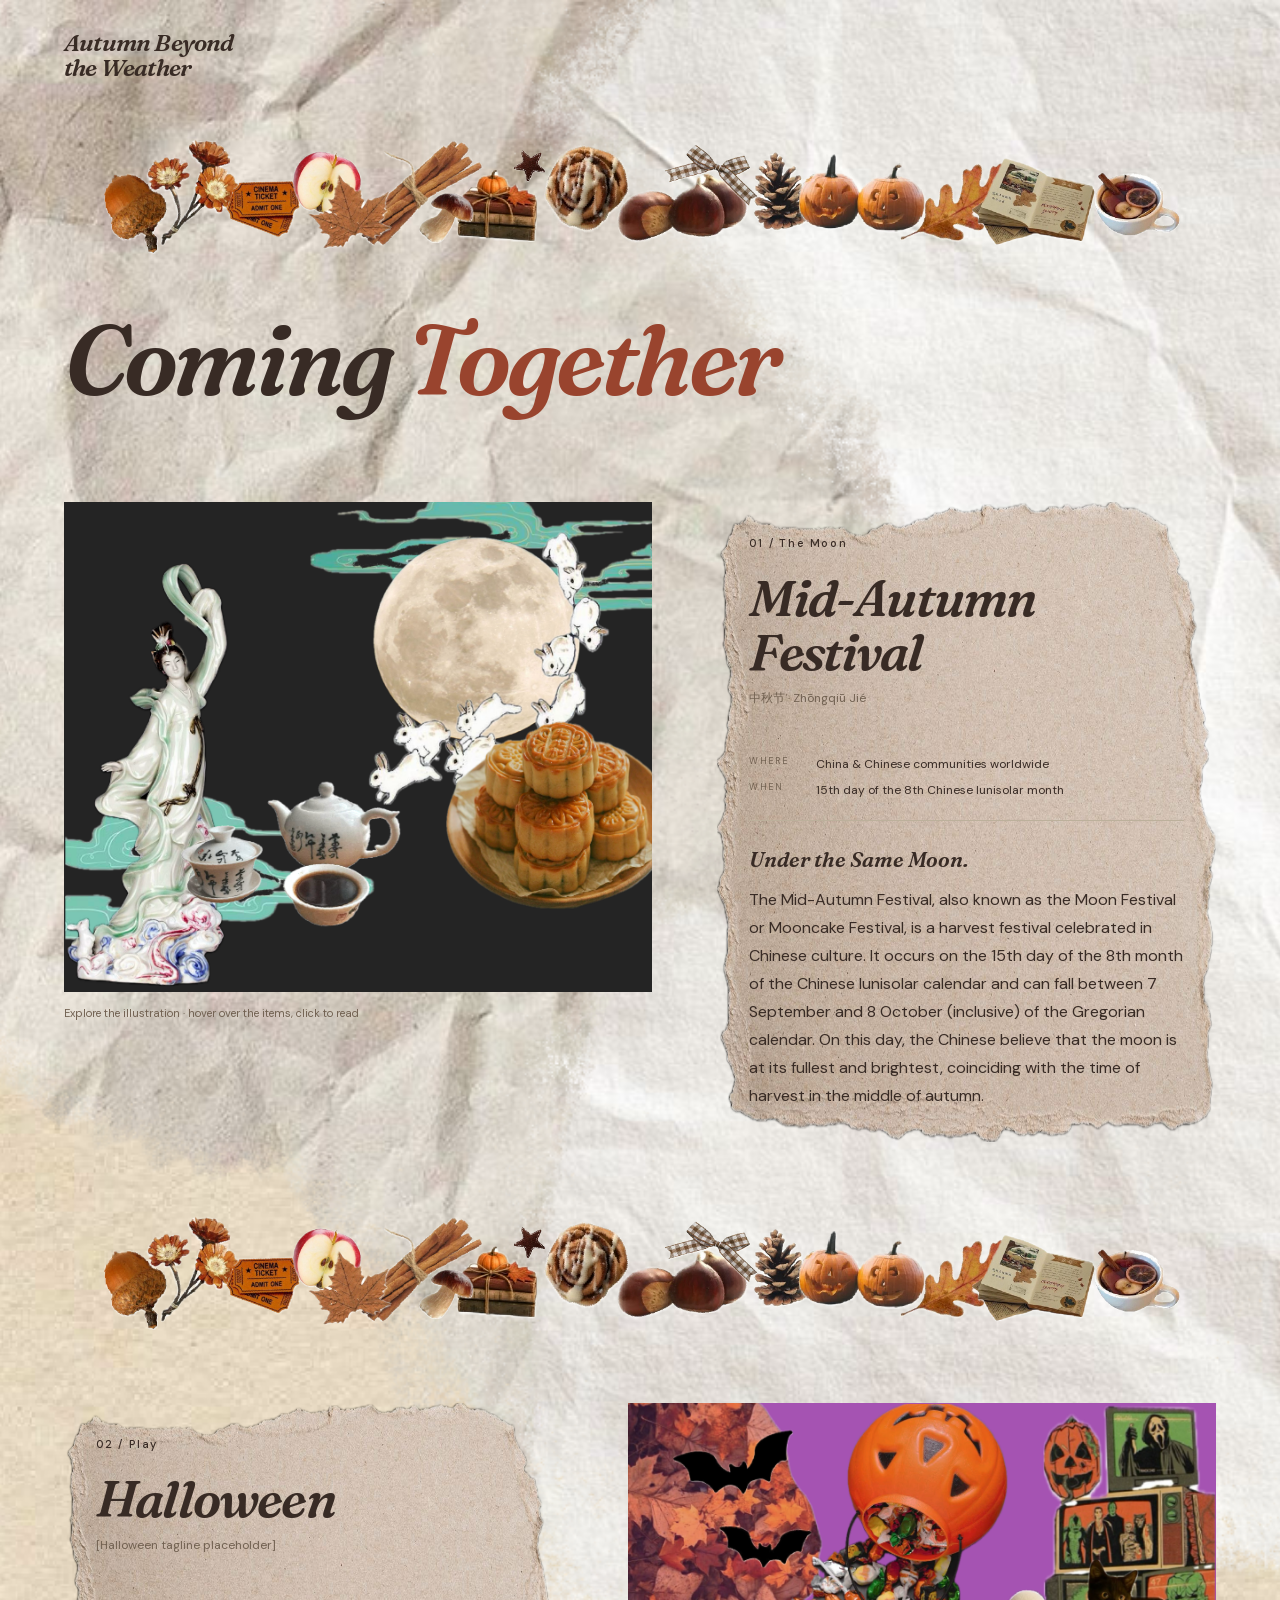
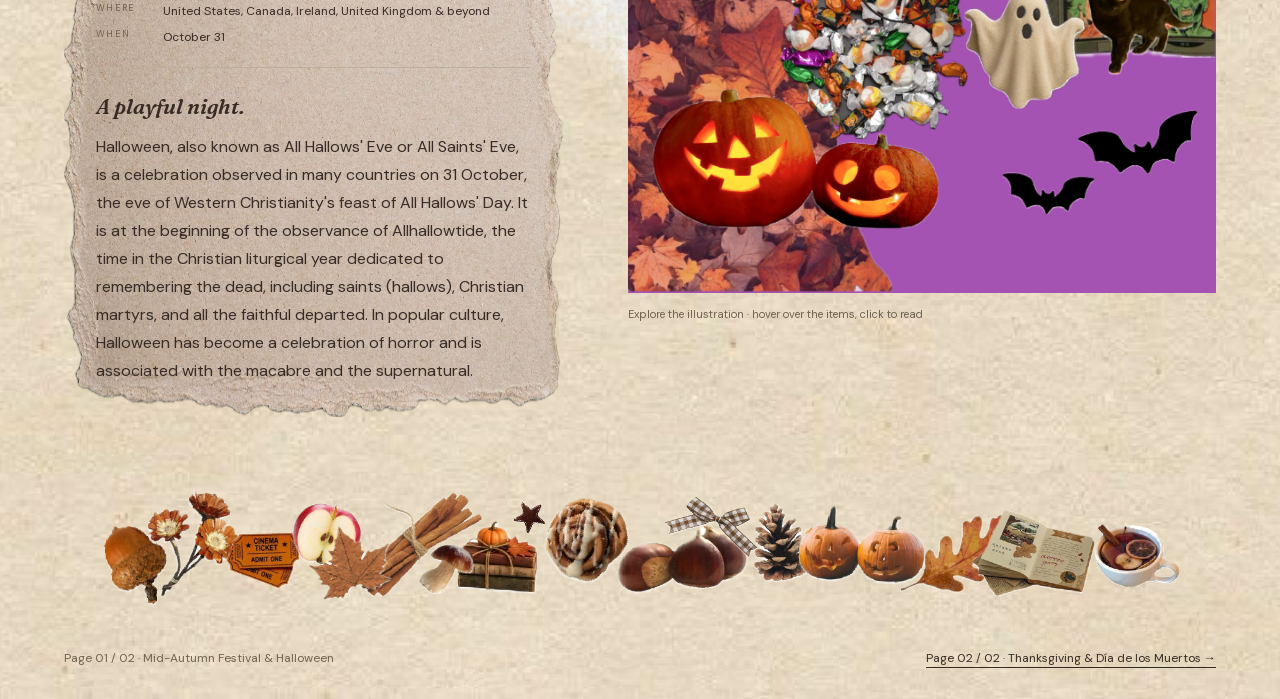
<file: index.html>
<!doctype html>
<html lang="en">

<head>
  <meta charset="utf-8">
  <meta name="viewport" content="width=device-width, initial-scale=1">
  <meta name="theme-color" content="#f5efdf">
  <title>Coming Together — Autumn Beyond the Weather</title>
  <link rel="stylesheet" href="style.css">
  <script src="script.js" defer></script>
</head>

<body>
  <header class="site-header">
    <a class="zine-name" href="index.html">Autumn Beyond<br> the Weather</a>
  </header>
  <main>
    <img class="separation-line" src="assets/separationline.png" alt="">
    <section class="page-intro" aria-labelledby="page-title">
      <h1 id="page-title">Coming <em>Together</em></h1>
    </section>
    <article class="festival" aria-labelledby="mid-autumn-title">
      <figure>
        <div class="scene">
          <img class="scene-background" src="assets/background.PNG" width="2652" height="2205"
            alt="Mid-Autumn collage with a porcelain figure, moon, mooncakes and tea.">
          <button class="art-piece tea-layer" type="button" aria-controls="mid-autumn-3" aria-expanded="false"
            aria-label="Tea set: show or hide explanation">
            <img src="assets/teaset.PNG" alt="" width="2652" height="2205">
          </button>
          <button class="art-piece moon-layer" type="button" aria-controls="mid-autumn-1" aria-expanded="false"
            aria-label="Full moon: show or hide explanation">
            <img src="assets/full%20moon.PNG" alt="" width="2652" height="2205">
          </button>
          <button class="art-piece cake-layer" type="button" aria-controls="mid-autumn-2" aria-expanded="false"
            aria-label="Mooncake: show or hide explanation">
            <img src="assets/mooncake.PNG" alt="" width="2652" height="2205">
          </button>
        </div>
        <p class="interaction-hint">
          Explore the illustration · hover over the items, click to read
        </p>
        <div class="object-detail" id="mid-autumn-1" hidden>
          <strong>Full moon</strong>
          <p>
            The round moon is associated with reunion, offering a shared image for loved ones who are far apart.
          </p>
        </div>
        <div class="object-detail" id="mid-autumn-2" hidden>
          <strong>Mooncake</strong>
          <p>
            Cutting a mooncake into portions makes a sweet treat something to share around the table.
          </p>
        </div>
        <div class="object-detail" id="mid-autumn-3" hidden>
          <strong>Tea set</strong>
          <p>
            Sharing tea alongside mooncakes creates a moment to slow down and enjoy one another’s company.
          </p>
        </div>
      </figure>
      <div class="festival-copy">
        <p class="eyebrow">01 / The Moon</p>
        <h2 id="mid-autumn-title">
          Mid-Autumn <br> Festival
        </h2>
        <p class="original">
          中秋节 · Zhōngqiū Jié
        </p>
        <dl class="facts">
          <div>
            <dt>
              WHERE
            </dt>
            <dd>
              China & Chinese communities worldwide
            </dd>
          </div>
          <div>
            <dt>
              WHEN
            </dt>
            <dd>
              15th day of the 8th Chinese lunisolar month
            </dd>
          </div>
        </dl>
        <h3>
          Under the Same Moon.
        </h3>
        <p>
          The Mid-Autumn Festival, also known as the Moon Festival or Mooncake Festival, is a harvest festival
          celebrated in Chinese culture. It occurs on the 15th day of the 8th month of the Chinese lunisolar calendar
          and can fall between 7 September and 8 October (inclusive) of the Gregorian calendar. On this day, the Chinese
          believe that the moon is at its fullest and brightest, coinciding with the time of harvest in the middle of
          autumn.
        </p>
      </div>
    </article>
    <img class="separation-line" src="assets/separationline.png" alt="">
    <article class="festival halloween" aria-labelledby="halloween-title">
      <div class="festival-copy">
        <p class="eyebrow">02 / Play</p>
        <h2 id="halloween-title">Halloween</h2>
        <p class="original">[Halloween tagline placeholder]</p>
        <dl class="facts">
          <div>
            <dt>WHERE</dt>
            <dd>United States, Canada, Ireland, United Kingdom &amp; beyond</dd>
          </div>
          <div>
            <dt>WHEN</dt>
            <dd>October 31</dd>
          </div>
        </dl>
        <h3>A playful night.</h3>
        <p>
          Halloween, also known as All Hallows' Eve or All Saints' Eve, is a celebration observed in many countries on
          31 October, the eve of Western Christianity's feast of All Hallows' Day. It is at the beginning of the
          observance of Allhallowtide, the time in the Christian liturgical year dedicated to remembering the dead,
          including saints (hallows), Christian martyrs, and all the faithful departed. In popular culture, Halloween
          has become a celebration of horror and is associated with the macabre and the supernatural.
        </p>
      </div>
      <figure>
        <div class="scene">
          <img class="scene-background" src="assets/background3.PNG" width="2652" height="2205"
            alt="Halloween collage with autumn leaves and bats, layered with a pumpkin candy bucket and costume imagery.">
          <button class="art-piece costume-layer" type="button" aria-controls="halloween-1" aria-expanded="false"
            aria-label="Costumes: show or hide explanation">
            <img src="assets/costume.PNG" alt="" width="2652" height="2205">
          </button>
          <button class="art-piece candy-layer" type="button" aria-controls="halloween-2" aria-expanded="false"
            aria-label="Candy bucket: show or hide explanation">
            <img src="assets/candy%20bucket.PNG" alt="" width="2652" height="2205">
          </button>
          <button class="art-piece lantern-layer" type="button" aria-controls="halloween-3" aria-expanded="false"
            aria-label="Pumpkin lanterns: show or hide explanation">
            <img src="assets/pumpkin%20lantern.PNG" alt="" width="2652" height="2205">
          </button>
        </div>
        <p class="interaction-hint">
          Explore the illustration · hover over the items, click to read
        </p>
        <div class="object-detail" id="halloween-1" hidden>
          <strong>Costumes</strong>
          <p>People dress up as monsters, characters, or anything they imagine.</p>
        </div>
        <div class="object-detail" id="halloween-2" hidden>
          <strong>Candy bucket</strong>
          <p>Children carry candy buckets from door to door, collecting sweet treats as they call out “Trick or treat!”
          </p>
        </div>
        <div class="object-detail" id="halloween-3" hidden>
          <strong>Pumpkin lanterns</strong>
          <p>Carved pumpkins, glow with playful or spooky faces to light up Halloween night.</p>
        </div>
      </figure>
    </article>
    <img class="separation-line" src="assets/separationline.png" alt="">
    <nav class="page-navigation" aria-label="Celebration pages">
      <span aria-current="page">Page 01 / 02 · Mid-Autumn Festival &amp; Halloween</span>
      <a href="thanksgiving.html">Page 02 / 02 · Thanksgiving &amp; Día de los Muertos →</a>
    </nav>
  </main>
</body>

</html>
</file>
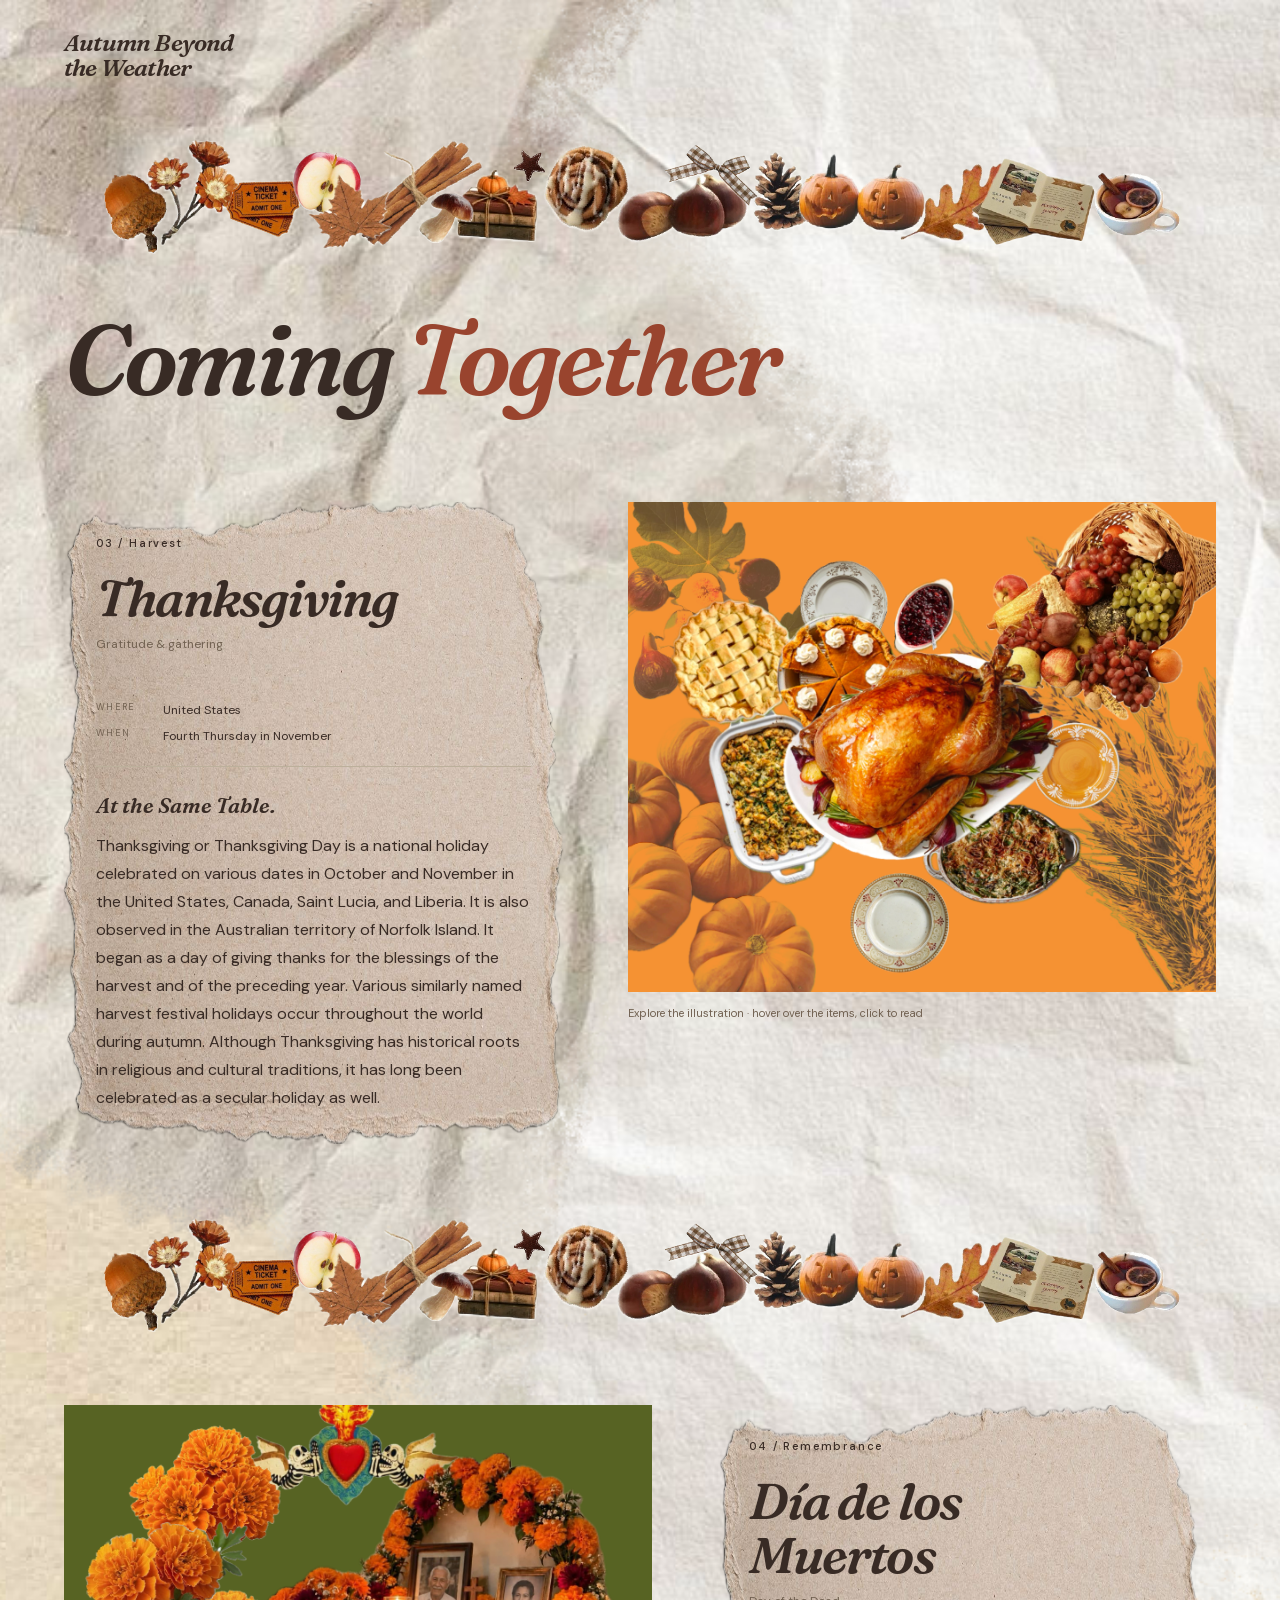
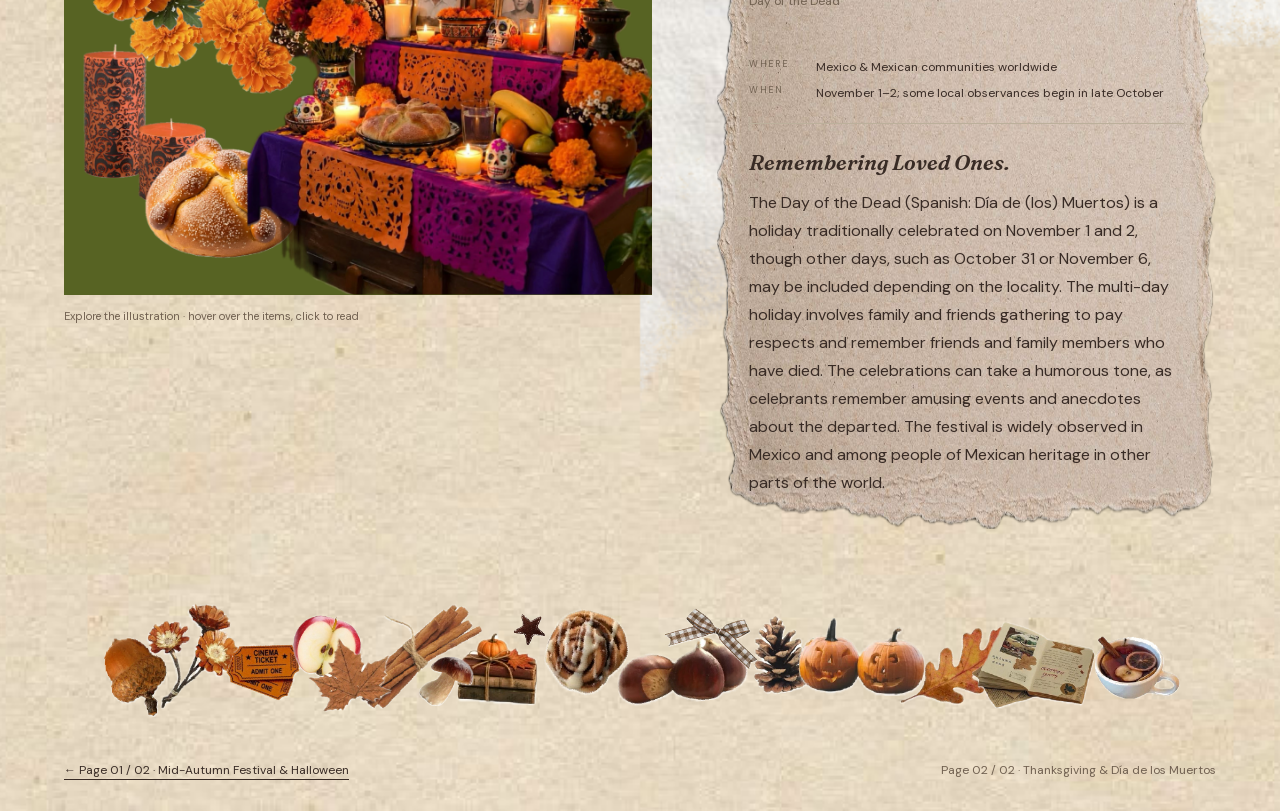
<file: thanksgiving.html>
<!doctype html>
<html lang="en">

<head>
  <meta charset="utf-8">
  <meta name="viewport" content="width=device-width, initial-scale=1">
  <meta name="theme-color" content="#f5efdf">
  <title>Thanksgiving &amp; Día de los Muertos — Autumn Beyond the Weather</title>
  <link rel="stylesheet" href="style.css">
  <script src="script.js" defer></script>
</head>

<body>
  <header class="site-header">
    <a class="zine-name" href="index.html">Autumn Beyond<br> the Weather</a>
  </header>
  <main>
    <img class="separation-line" src="assets/separationline.png" alt="">
    <section class="page-intro" aria-labelledby="page-title">
      <h1 id="page-title">Coming <em>Together</em></h1>
    </section>
    <article class="festival thanksgiving" aria-labelledby="thanksgiving-title">
      <div class="festival-copy">
        <p class="eyebrow">03 / Harvest</p>
        <h2 id="thanksgiving-title">Thanksgiving</h2>
        <p class="original">Gratitude &amp; gathering</p>
        <dl class="facts">
          <div>
            <dt>WHERE</dt>
            <dd>United States</dd>
          </div>
          <div>
            <dt>WHEN</dt>
            <dd>Fourth Thursday in November</dd>
          </div>
        </dl>
        <h3>At the Same Table.</h3>
        <p>
          Thanksgiving or Thanksgiving Day is a national holiday celebrated on various dates in October and November in
          the United States, Canada, Saint Lucia, and Liberia. It is also observed in the Australian territory of
          Norfolk Island. It began as a day of giving thanks for the blessings of the harvest and of the preceding year.
          Various similarly named harvest festival holidays occur throughout the world during autumn. Although
          Thanksgiving has historical roots in religious and cultural traditions, it has long been celebrated as a
          secular holiday as well.
        </p>
      </div>
      <figure>
        <div class="scene">
          <img class="scene-background" src="assets/background2.PNG" width="2652" height="2205"
            alt="Orange harvest collage with pumpkins, leaves, wheat and plates, layered with shared food, a cornucopia and roast turkey.">
          <button class="art-piece cornucopia-layer" type="button" aria-controls="thanksgiving-1" aria-expanded="false"
            aria-label="Cornucopia: show or hide explanation">
            <img src="assets/cornucopia.PNG" alt="" width="2652" height="2205">
          </button>
          <button class="art-piece meal-layer" type="button" aria-controls="thanksgiving-2" aria-expanded="false"
            aria-label="Shared dishes: show or hide explanation">
            <img src="assets/thanksgiving%20meal.PNG" alt="" width="2652" height="2205">
          </button>
          <button class="art-piece turkey-layer" type="button" aria-controls="thanksgiving-3" aria-expanded="false"
            aria-label="Roast turkey: show or hide explanation">
            <img src="assets/turkey.PNG" alt="" width="2652" height="2205">
          </button>
        </div>
        <p class="interaction-hint">
          Explore the illustration · hover over the items, click to read
        </p>
        <div class="object-detail" id="thanksgiving-1" hidden>
          <strong>Cornucopia</strong>
          <p>A cornucopia overflowing with fruits and vegetables symbolizes abundance and the autumn harvest.</p>
        </div>
        <div class="object-detail" id="thanksgiving-2" hidden>
          <strong>Shared dishes</strong>
          <p>Passing dishes around the table turns a meal into an act of connection and gratitude.</p>
        </div>
        <div class="object-detail" id="thanksgiving-3" hidden>
          <strong>Roast turkey</strong>
          <p>Roast turkey is a traditional centerpiece of Thanksgiving dinner, bringing family and friends together
            around the table.</p>
        </div>
      </figure>
    </article>
    <img class="separation-line" src="assets/separationline.png" alt="">
    <article class="festival" aria-labelledby="muertos-title">
      <figure>
        <div class="scene">
          <img class="scene-background" src="assets/background4.PNG" width="2652" height="2205"
            alt="Day of the Dead collage with candles, marigolds, an ofrenda and pan de muerto.">
          <button class="art-piece marigold-layer" type="button" aria-controls="muertos-1" aria-expanded="false"
            aria-label="Marigolds: show or hide explanation">
            <img src="assets/Marigolds.PNG" alt="" width="2652" height="2205">
          </button>
          <button class="art-piece bread-layer" type="button" aria-controls="muertos-2" aria-expanded="false"
            aria-label="Pan de muerto: show or hide explanation">
            <img src="assets/Pan%20de%20Muerto.PNG" alt="" width="2652" height="2205">
          </button>
          <button class="art-piece ofrenda-layer" type="button" aria-controls="muertos-3" aria-expanded="false"
            aria-label="Ofrenda: show or hide explanation">
            <img src="assets/ofrenda.PNG" alt="" width="2652" height="2205">
          </button>
        </div>
        <p class="interaction-hint">
          Explore the illustration · hover over the items, click to read
        </p>
        <div class="object-detail" id="muertos-1" hidden>
          <strong>Marigolds</strong>
          <p>Bright marigolds are traditionally believed to guide spirits home with their vivid color and scent.</p>
        </div>
        <div class="object-detail" id="muertos-2" hidden>
          <strong>Pan de muerto</strong>
          <p>Pan de muerto is a sweet bread baked for the Day of the Dead, often decorated with bone-shaped pieces and sprinkled with sugar.</p>
        </div>
        <div class="object-detail" id="muertos-3" hidden>
          <strong>Ofrenda</strong>
          <p>An ofrenda is an altar filled with photographs, candles, and favorite foods to honor and welcome back departed loved ones.</p>
        </div>
      </figure>
      <div class="festival-copy">
        <p class="eyebrow">04 / Remembrance</p>
        <h2 id="muertos-title">Día de los<br> Muertos</h2>
        <p class="original">Day of the Dead</p>
        <dl class="facts">
          <div>
            <dt>WHERE</dt>
            <dd>Mexico &amp; Mexican communities worldwide</dd>
          </div>
          <div>
            <dt>WHEN</dt>
            <dd>November 1–2; some local observances begin in late October</dd>
          </div>
        </dl>
        <h3>Remembering Loved Ones.</h3>
        <p>
          The Day of the Dead (Spanish: Día de (los) Muertos) is a holiday traditionally celebrated on November 1 and 2,
          though other days, such as October 31 or November 6, may be included depending on the locality. The multi-day
          holiday involves family and friends gathering to pay respects and remember friends and family members who have
          died. The celebrations can take a humorous tone, as celebrants remember amusing events and anecdotes about the
          departed. The festival is widely observed in Mexico and among people of Mexican heritage in other parts of the
          world.
        </p>
      </div>
    </article>
    <img class="separation-line" src="assets/separationline.png" alt="">
    <nav class="page-navigation" aria-label="Celebration pages">
      <a href="index.html">← Page 01 / 02 · Mid-Autumn Festival &amp; Halloween</a>
      <span aria-current="page">Page 02 / 02 · Thanksgiving &amp; Día de los Muertos</span>
    </nav>
  </main>
</body>

</html>
</file>
<file: style.css>
@font-face {
  font-family: 'Fraunces';
  src: url('assets/fraunces-italic-latin.woff2') format('woff2');
  font-weight: 600 700;
  font-style: italic;
  font-display: swap;
}

@font-face {
  font-family: 'DM Sans';
  src: url('assets/dm-sans-latin.woff2') format('woff2');
  font-weight: 400 600;
  font-style: normal;
  font-display: swap;
}

* {
  box-sizing: border-box;
}

body {
  margin: 0;
  min-width: 1100px;
  min-height: 100vh;
  background-color: #f5efdf;
  background-image: url('assets/websitebg.png');
  background-size: cover;
  background-position: center top;
  background-repeat: no-repeat;
  color: #382b25;
  font-family: 'DM Sans', Arial, sans-serif;
  font-size: 16px;
  line-height: 1.75;
}

a {
  color: inherit;
  text-underline-offset: 5px;
}

a:hover {
  color: #99442e;
}

a:focus-visible {
  outline: 2px solid #99442e;
  outline-offset: 5px;
}

.site-header,
main {
  max-width: 1440px;
  margin: auto;
  padding-left: 64px;
  padding-right: 64px;
}

.site-header {
  padding-top: 30px;
  padding-bottom: 30px;
}

.zine-name,
h1,
h2,
h3,
.object-detail strong {
  font-family: 'Fraunces', Georgia, serif;
  font-weight: 600;
  font-style: italic;
}

.zine-name {
  display: inline-block;
  font-size: 24px;
  line-height: 1.05;
  letter-spacing: -.8px;
  text-decoration: none;
}

.page-intro {
  padding: 30px 0 40px;
}

h1 {
  margin: 0;
  font-size: 98px;
  line-height: 1.08;
  letter-spacing: -4px;
}

h1 em {
  font-style: inherit;
  color: #99442e;
}

h2 {
  margin: 17px 0 0;
  font-size: 51px;
  line-height: 1.06;
  letter-spacing: -1.8px;
}

h3 {
  margin: 0 0 13px;
  font-size: 21px;
  line-height: 1.35;
}

p,
figure {
  margin: 0;
}

.festival {
  display: grid;
  grid-template-columns: minmax(0, 1.18fr) minmax(0, 1fr);
  gap: 65px;
  align-items: start;
  padding-top: 50px;
  padding-bottom: 50px;
}

.scene {
  position: relative;
}

.scene-background {
  display: block;
  width: 100%;
  height: auto;
}

.art-piece {
  position: absolute;
  top: 0;
  left: 0;
  width: 100%;
  height: 100%;
  padding: 0;
  border: 0;
  background: transparent;
  cursor: pointer;
}

.art-piece img {
  display: block;
  width: 100%;
  height: 100%;
  transition: filter .18s;
}

.moon-layer {
  clip-path: polygon(50% 4%, 95% 4%, 95% 64%, 50% 64%);
}

.cake-layer {
  clip-path: polygon(64% 43%, 100% 43%, 100% 85%, 64% 85%);
}

.tea-layer {
  clip-path: polygon(18% 55%, 59% 55%, 59% 89%, 18% 89%);
}

.art-piece:hover img,
.art-piece:focus-visible img {
  filter: drop-shadow(0 0 2px white) drop-shadow(0 0 5px white) drop-shadow(0 0 9px rgba(255, 255, 255, .85));
}

.art-piece:focus-visible {
  outline: none;
}

.interaction-hint {
  margin-top: 12px;
  color: #716151;
  font-size: 11px;
}

.object-detail {
  margin-top: 18px;
  padding-left: 48px;
  min-height: 50px;
  background-image: url('assets/lightbulb.png');
  background-size: 34px auto;
  background-position: left top;
  background-repeat: no-repeat;
}

.object-detail strong {
  font-size: 20px;
}

.object-detail p {
  margin-top: 6px;
  font-size: 14px;
}

.festival-copy {
  padding: 32px;
  background-image: url('assets/contentbg.png');
  background-size: 100% 100%;
  background-position: center;
  background-repeat: no-repeat;
}

.eyebrow {
  font-size: 11px;
  font-weight: 500;
  letter-spacing: 1.8px;
}

.original {
  margin-top: 9px;
  color: #716151;
  font-size: 12px;
}

.facts {
  margin: 26px 0 24px;
  padding-top: 14px;
  padding-bottom: 14px;
  border-bottom: 1px solid #bcb09b;
}

.facts>div {
  display: grid;
  grid-template-columns: 57px 1fr;
  gap: 10px;
  margin-top: 5px;
  margin-bottom: 5px;
}

.facts dt {
  font-size: 9px;
  letter-spacing: 1.3px;
  color: #716151;
}

.facts dd {
  margin: 0;
  font-size: 12px;
}

.thanksgiving,
.halloween {
  grid-template-columns: minmax(0, 1fr) minmax(0, 1.18fr);
}

.cornucopia-layer {
  clip-path: polygon(60% 0%, 100% 0%, 100% 46%, 60% 46%);
}

.meal-layer {
  clip-path: polygon(5% 14%, 57% 14%, 57% 60%, 79% 60%, 79% 84%, 48% 84%, 48% 65%, 37% 65%, 37% 81%, 12% 81%);
}

.turkey-layer {
  clip-path: polygon(25% 49%, 40% 34%, 45% 29%, 62% 27%, 69% 33%, 74% 44%, 75% 57%, 61% 70%, 40% 75%, 25% 65%);
}

.page-navigation {
  display: flex;
  justify-content: space-between;
  padding-top: 20px;
  padding-bottom: 30px;
  font-size: 12px;
}

.page-navigation span {
  color: #716151;
}

.separation-line {
  display: block;
  width: 100%;
  height: auto;
}

.costume-layer {
  clip-path: polygon(70% 0%, 100% 0%, 100% 56%, 78% 56%, 78% 64%, 56% 64%, 56% 38%, 70% 38%);
}

.candy-layer {
  clip-path: polygon(37% 0%, 65% 0%, 65% 30%, 58% 35%, 58% 67%, 24% 70%, 24% 29%, 37% 21%);
}

.lantern-layer {
  clip-path: polygon(3% 57%, 33% 57%, 33% 66%, 54% 66%, 54% 89%, 3% 89%);
}

.marigold-layer {
  clip-path: polygon(2% 3%, 39% 3%, 41% 60%, 2% 60%);
}

.bread-layer {
  clip-path: polygon(12% 66%, 42% 66%, 42% 94%, 12% 94%);
}

.ofrenda-layer {
  clip-path: polygon(50% 8%, 96% 8%, 100% 48%, 100% 100%, 30% 100%, 30% 65%, 34% 58%, 33% 33%, 50% 30%);
}
</file>
